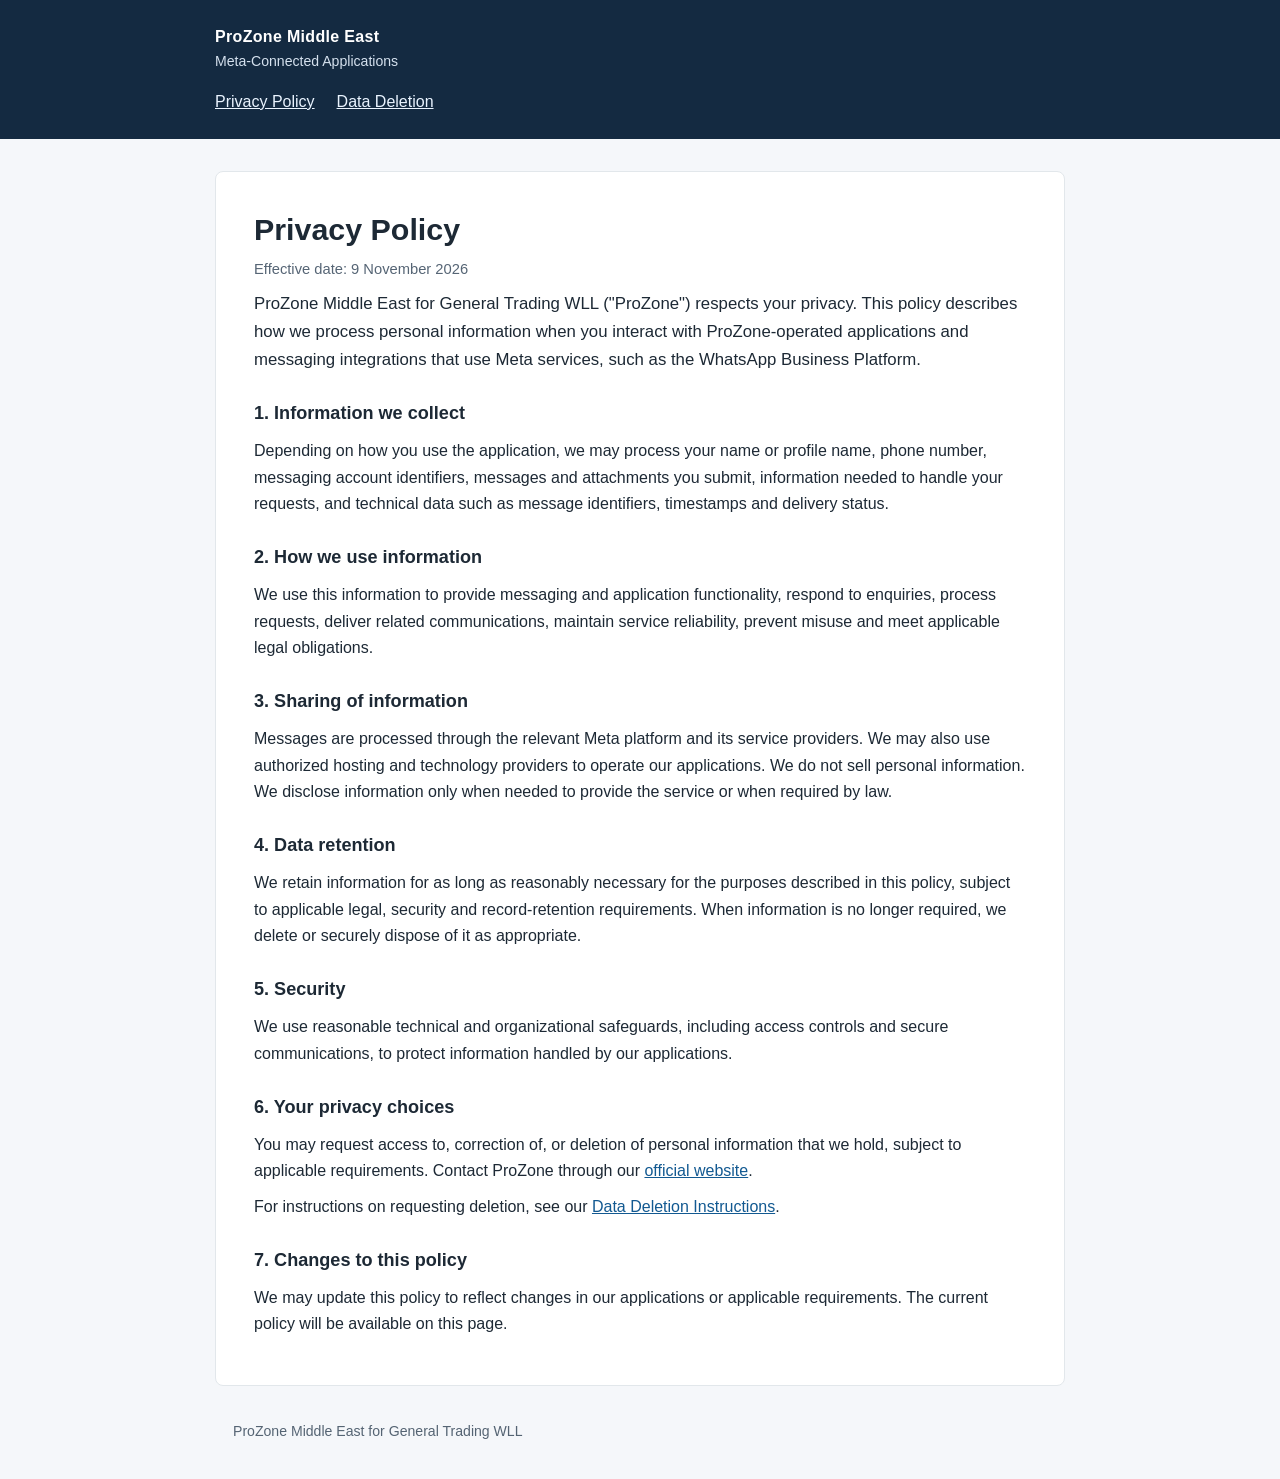
<file: index.html>
<!doctype html>
<html lang="en">
<head>
<meta charset="utf-8">
<meta name="viewport" content="width=device-width, initial-scale=1">
<meta name="description" content="Privacy Policy for ProZone Middle East's Meta-connected messaging applications.">
<title>Privacy Policy | ProZone Middle East</title>
<link rel="stylesheet" href="style.css">
</head>
<body>
<header><div class="inner"><div class="brand">ProZone Middle East</div><div class="subtitle">Meta-Connected Applications</div><nav><a href="./">Privacy Policy</a><a href="data-deletion.html">Data Deletion</a></nav></div></header>
<main>
<h1>Privacy Policy</h1>
<p class="muted">Effective date: 9 November 2026</p>
<p class="intro">ProZone Middle East for General Trading WLL ("ProZone") respects your privacy. This policy describes how we process personal information when you interact with ProZone-operated applications and messaging integrations that use Meta services, such as the WhatsApp Business Platform.</p>
<h2>1. Information we collect</h2>
<p>Depending on how you use the application, we may process your name or profile name, phone number, messaging account identifiers, messages and attachments you submit, information needed to handle your requests, and technical data such as message identifiers, timestamps and delivery status.</p>
<h2>2. How we use information</h2>
<p>We use this information to provide messaging and application functionality, respond to enquiries, process requests, deliver related communications, maintain service reliability, prevent misuse and meet applicable legal obligations.</p>
<h2>3. Sharing of information</h2>
<p>Messages are processed through the relevant Meta platform and its service providers. We may also use authorized hosting and technology providers to operate our applications. We do not sell personal information. We disclose information only when needed to provide the service or when required by law.</p>
<h2>4. Data retention</h2>
<p>We retain information for as long as reasonably necessary for the purposes described in this policy, subject to applicable legal, security and record-retention requirements. When information is no longer required, we delete or securely dispose of it as appropriate.</p>
<h2>5. Security</h2>
<p>We use reasonable technical and organizational safeguards, including access controls and secure communications, to protect information handled by our applications.</p>
<h2>6. Your privacy choices</h2>
<p>You may request access to, correction of, or deletion of personal information that we hold, subject to applicable requirements. Contact ProZone through our <a href="https://www.prozone-me.com/">official website</a>.</p>
<p>For instructions on requesting deletion, see our <a href="data-deletion.html">Data Deletion Instructions</a>.</p>
<h2>7. Changes to this policy</h2>
<p>We may update this policy to reflect changes in our applications or applicable requirements. The current policy will be available on this page.</p>
</main>
<footer>ProZone Middle East for General Trading WLL</footer>
</body>
</html>
</file>
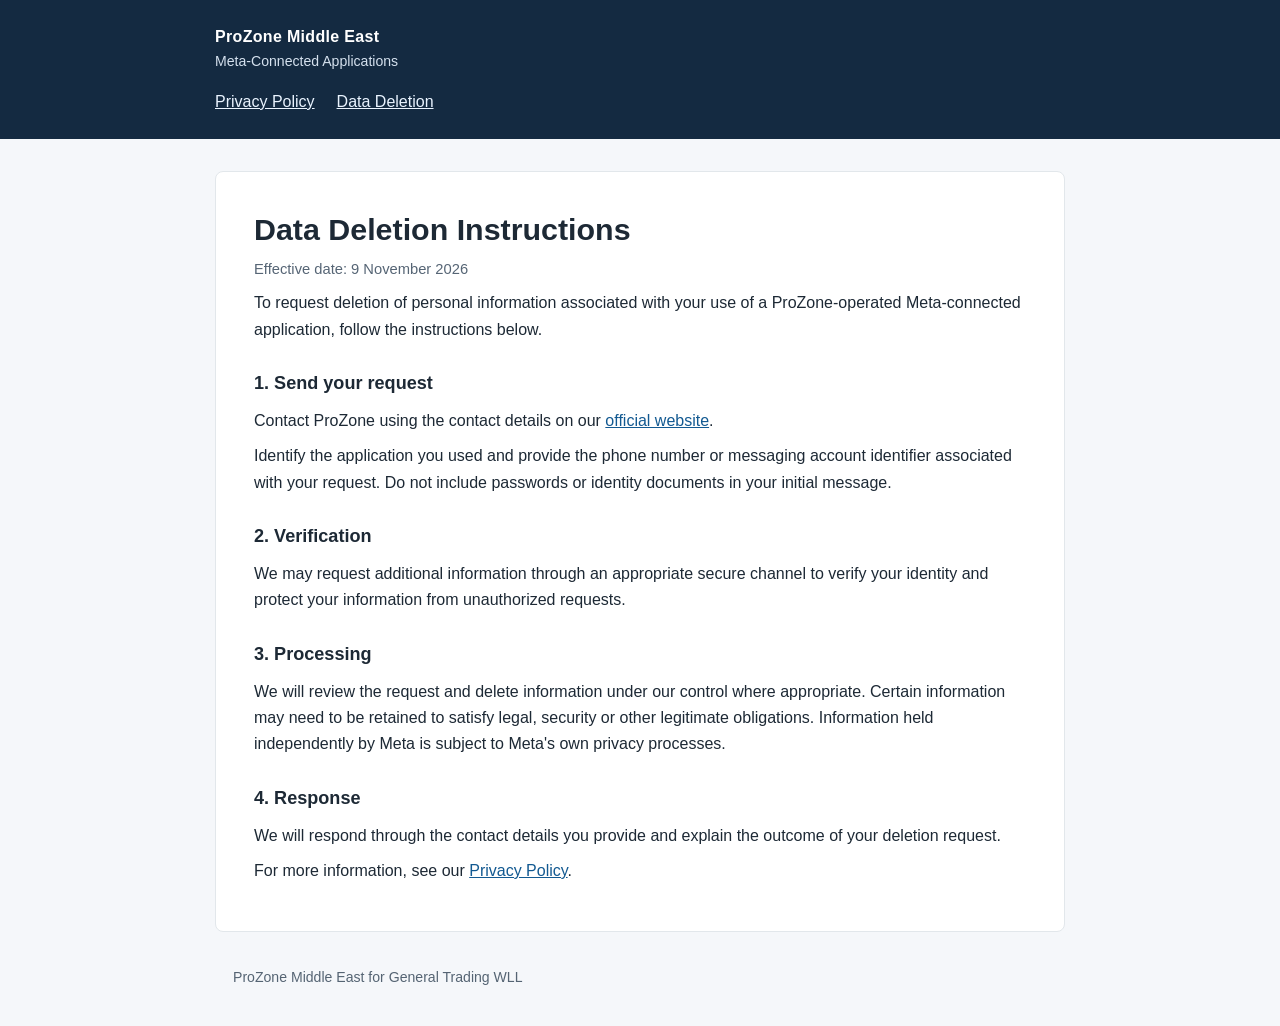
<file: data-deletion.html>
<!doctype html>
<html lang="en">
<head>
<meta charset="utf-8">
<meta name="viewport" content="width=device-width, initial-scale=1">
<meta name="description" content="Data Deletion Instructions for ProZone Middle East's Meta-connected applications.">
<title>Data Deletion Instructions | ProZone Middle East</title>
<link rel="stylesheet" href="style.css">
</head>
<body>
<header><div class="inner"><div class="brand">ProZone Middle East</div><div class="subtitle">Meta-Connected Applications</div><nav><a href="./">Privacy Policy</a><a href="data-deletion.html">Data Deletion</a></nav></div></header>
<main>
<h1>Data Deletion Instructions</h1>
<p class="muted">Effective date: 9 November 2026</p>
<p>To request deletion of personal information associated with your use of a ProZone-operated Meta-connected application, follow the instructions below.</p>
<h2>1. Send your request</h2>
<p>Contact ProZone using the contact details on our <a href="https://www.prozone-me.com/">official website</a>.</p>
<p>Identify the application you used and provide the phone number or messaging account identifier associated with your request. Do not include passwords or identity documents in your initial message.</p>
<h2>2. Verification</h2>
<p>We may request additional information through an appropriate secure channel to verify your identity and protect your information from unauthorized requests.</p>
<h2>3. Processing</h2>
<p>We will review the request and delete information under our control where appropriate. Certain information may need to be retained to satisfy legal, security or other legitimate obligations. Information held independently by Meta is subject to Meta's own privacy processes.</p>
<h2>4. Response</h2>
<p>We will respond through the contact details you provide and explain the outcome of your deletion request.</p>
<p>For more information, see our <a href="./">Privacy Policy</a>.</p>
</main>
<footer>ProZone Middle East for General Trading WLL</footer>
</body>
</html>
</file>
<file: style.css>
:root{color-scheme:light;font-family:Arial,Helvetica,sans-serif;font-size:16px;line-height:1.65;background:#f5f7fa;color:#1d2935}*{box-sizing:border-box}body{margin:0}header{background:#142a41;color:#fff;padding:24px 22px}header .inner{max-width:850px;margin:0 auto}header .brand{font-weight:700;letter-spacing:.02em}header .subtitle{font-size:.88rem;color:#d5e1ee}main{max-width:850px;margin:32px auto;padding:38px;background:#fff;border:1px solid #e2e7eb;border-radius:8px}h1{font-size:1.9rem;margin:0 0 4px;line-height:1.25}h2{font-size:1.13rem;margin:26px 0 6px}p,ul{margin:9px 0}ul{padding-left:23px}nav{margin-top:15px}nav a{color:#eaf4ff;margin-right:22px}main a{color:#125991}main a:hover,nav a:hover{text-decoration:underline}.muted{color:#566575;font-size:.92rem}.intro{font-size:1.05rem}footer{max-width:850px;margin:0 auto;padding:2px 18px 36px;color:#556473;font-size:.88rem}@media(max-width:900px){main{margin:0;border:0;border-radius:0;padding:28px 20px}}
</file>
